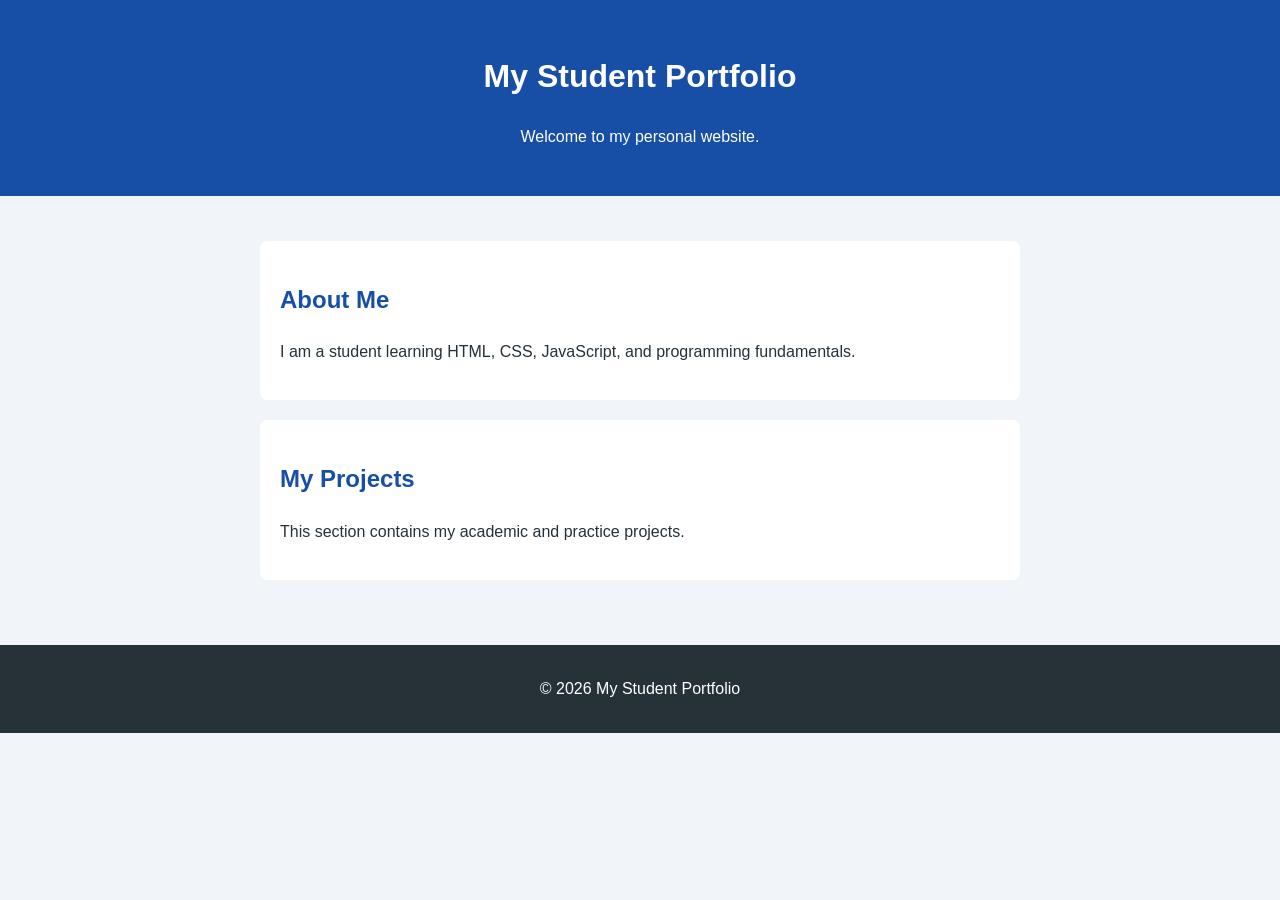
<file: ASSIGNMENT4.4/index.html>
<!DOCTYPE html>
<html lang="en">
<head>
    <meta charset="UTF-8">
    <meta name="viewport" content="width=device-width, initial-scale=1.0">

    <title>My Student Portfolio</title>

    <meta
        name="description"
        content="A student portfolio showcasing my skills, projects, and learning journey."
    >

    <link rel="icon" type="image/png" href="Blue Rounded Square with White A.png">
    <link rel="stylesheet" href="style.css">
</head>
<body>
    <header>
        <h1>My Student Portfolio</h1>
        <p>Welcome to my personal website.</p>
    </header>

    <main>
        <section>
            <h2>About Me</h2>
            <p>
                I am a student learning HTML, CSS, JavaScript,
                and programming fundamentals.
            </p>
        </section>

        <section>
            <h2>My Projects</h2>
            <p>This section contains my academic and practice projects.</p>
        </section>
    </main>

    <footer>
        <p>&copy; 2026 My Student Portfolio</p>
    </footer>
</body>
</html>
</file>
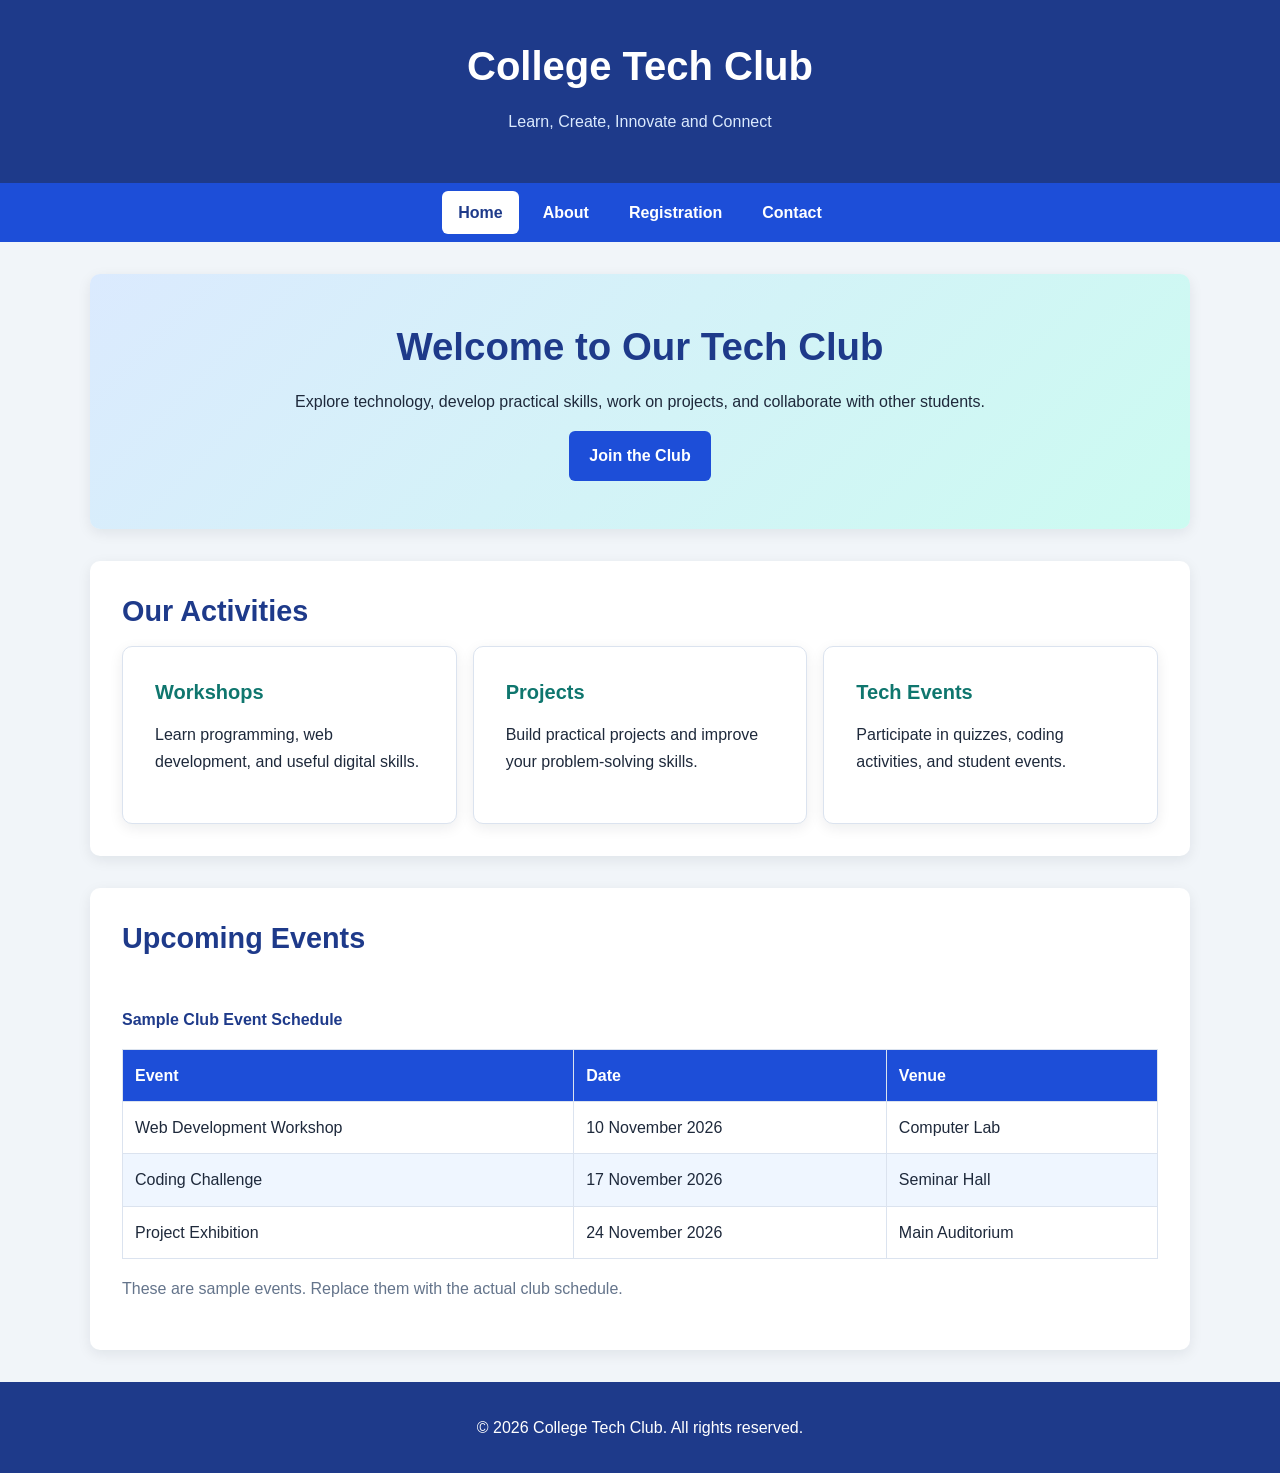
<file: ASSIGNMENT4.4/ASSIGNMENT5.5/index.html>
<!DOCTYPE html>
<html lang="en">
<head>
    <meta charset="UTF-8">
    <meta name="viewport" content="width=device-width, initial-scale=1.0">
    <meta name="description" content="Discover the College Tech Club, its activities, events, and student community.">
    <title>Home | College Tech Club</title>
    <link rel="icon" type="image/png" href="images/favicon.png">
    <link rel="stylesheet" href="style.css">
</head>
<body>

    <header class="site-header">
        <h1>College Tech Club</h1>
        <p>Learn, Create, Innovate and Connect</p>
    </header>

    <nav class="navbar" aria-label="Main navigation">
        <a href="index.html" aria-current="page">Home</a>
        <a href="about.html">About</a>
        <a href="registration.html">Registration</a>
        <a href="contact.html">Contact</a>
    </nav>

    <main class="container">
        <section class="hero">
            <h2>Welcome to Our Tech Club</h2>
            <p>
                Explore technology, develop practical skills, work on projects,
                and collaborate with other students.
            </p>
            <a class="btn" href="registration.html">Join the Club</a>
        </section>

        <section>
            <h2>Our Activities</h2>

            <div class="card-grid">
                <article class="card">
                    <h3>Workshops</h3>
                    <p>Learn programming, web development, and useful digital skills.</p>
                </article>

                <article class="card">
                    <h3>Projects</h3>
                    <p>Build practical projects and improve your problem-solving skills.</p>
                </article>

                <article class="card">
                    <h3>Tech Events</h3>
                    <p>Participate in quizzes, coding activities, and student events.</p>
                </article>
            </div>
        </section>

        <section>
            <h2>Upcoming Events</h2>
            <div class="table-wrapper">
                <table>
                    <caption>Sample Club Event Schedule</caption>
                    <thead>
                        <tr>
                            <th scope="col">Event</th>
                            <th scope="col">Date</th>
                            <th scope="col">Venue</th>
                        </tr>
                    </thead>
                    <tbody>
                        <tr>
                            <td>Web Development Workshop</td>
                            <td>10 November 2026</td>
                            <td>Computer Lab</td>
                        </tr>
                        <tr>
                            <td>Coding Challenge</td>
                            <td>17 November 2026</td>
                            <td>Seminar Hall</td>
                        </tr>
                        <tr>
                            <td>Project Exhibition</td>
                            <td>24 November 2026</td>
                            <td>Main Auditorium</td>
                        </tr>
                    </tbody>
                </table>
            </div>
            <p class="muted">These are sample events. Replace them with the actual club schedule.</p>
        </section>
    </main>

    <footer class="site-footer">
        <p>&copy; 2026 College Tech Club. All rights reserved.</p>
    </footer>

</body>
</html>
</file>
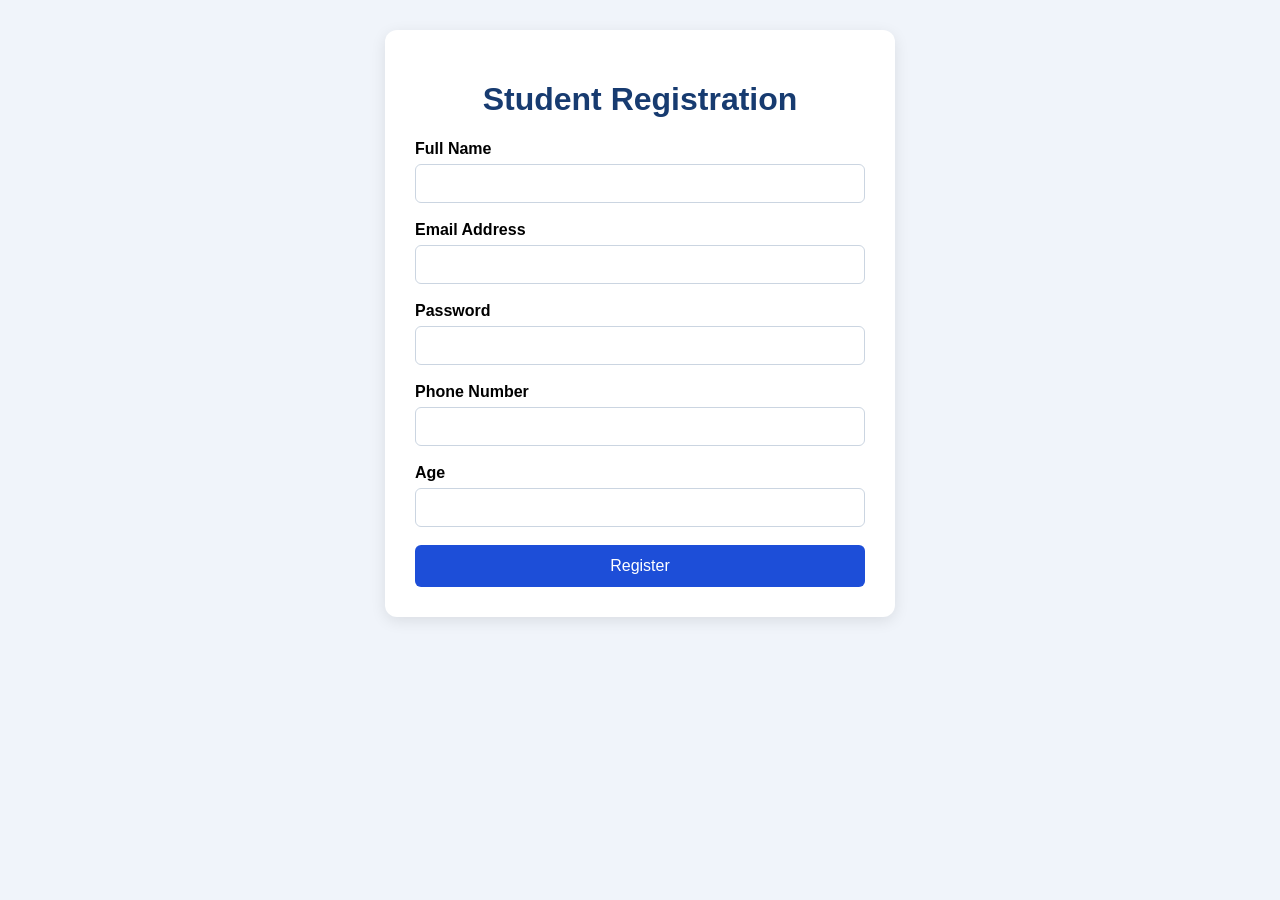
<file: ASSIGNMENT4.4/ASSIGNMENT4.1/registration.html>
<!DOCTYPE html>
<html lang="en">
<head>
    <meta charset="UTF-8">
    <meta name="viewport" content="width=device-width, initial-scale=1.0">
    <title>Student Registration Form</title>

    <style>
        body {
            font-family: Arial, sans-serif;
            background: #f0f4fa;
            margin: 0;
            padding: 30px 15px;
        }

        main {
            max-width: 450px;
            margin: auto;
            padding: 30px;
            background: white;
            border-radius: 12px;
            box-shadow: 0 4px 15px #00000018;
        }

        h1 {
            text-align: center;
            color: #173b70;
        }

        .form-group {
            margin-bottom: 18px;
        }

        label {
            display: block;
            margin-bottom: 6px;
            font-weight: bold;
        }

        input {
            width: 100%;
            padding: 11px;
            border: 1px solid #cbd5e1;
            border-radius: 6px;
            box-sizing: border-box;
        }

        input:focus {
            outline: 2px solid #93c5fd;
        }

        button {
            width: 100%;
            padding: 12px;
            background: #1d4ed8;
            color: white;
            border: none;
            border-radius: 6px;
            font-size: 16px;
            cursor: pointer;
        }

        button:hover {
            background: #1e40af;
        }
    </style>
</head>

<body>
    <main>
        <h1>Student Registration</h1>

        <form action="#" method="post">
            <div class="form-group">
                <label for="fullName">Full Name</label>
                <input type="text" id="fullName"
                       name="fullName" required>
            </div>

            <div class="form-group">
                <label for="email">Email Address</label>
                <input type="email" id="email"
                       name="email" required>
            </div>

            <div class="form-group">
                <label for="password">Password</label>
                <input type="password" id="password"
                       name="password" minlength="8" required>
            </div>

            <div class="form-group">
                <label for="phone">Phone Number</label>
                <input type="tel" id="phone"
                       name="phone" required>
            </div>

            <div class="form-group">
                <label for="age">Age</label>
                <input type="number" id="age"
                       name="age" min="1" max="120" required>
            </div>

            <button type="submit">Register</button>
        </form>
    </main>
</body>
</html>
</file>
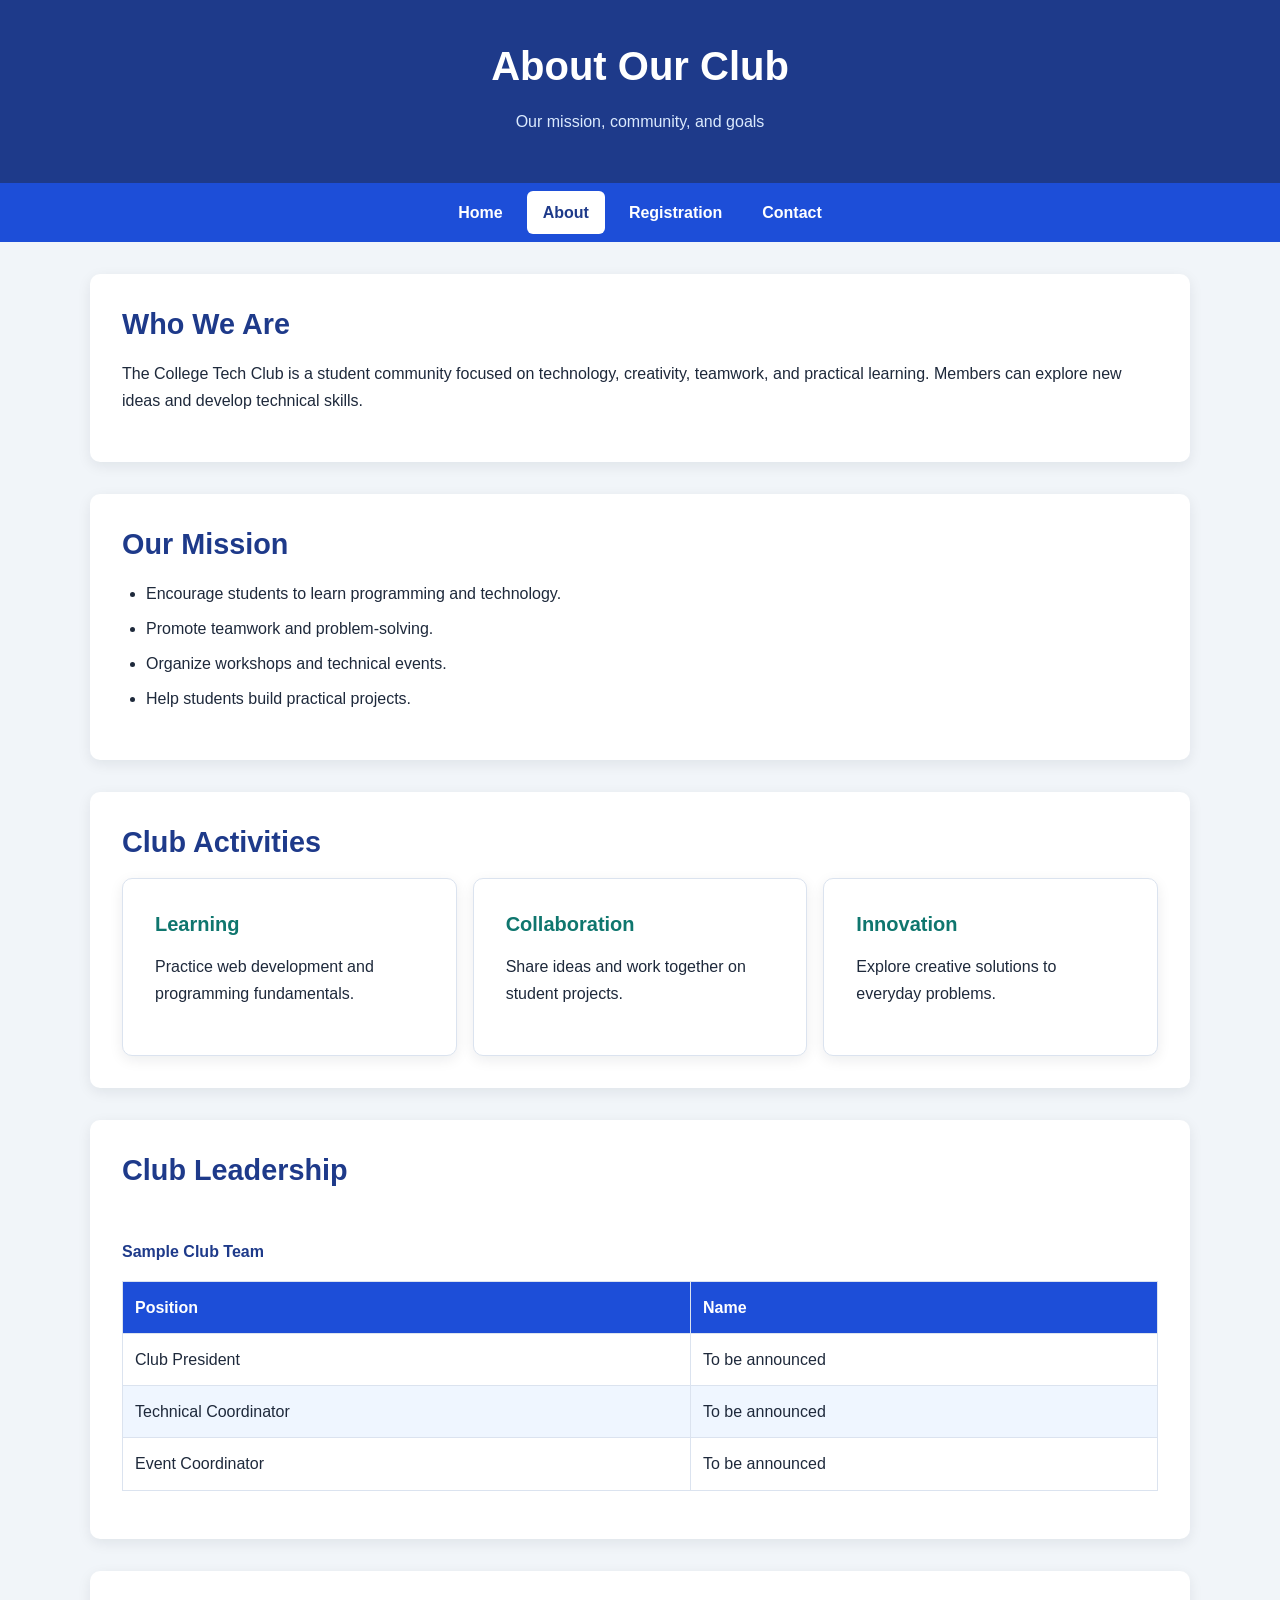
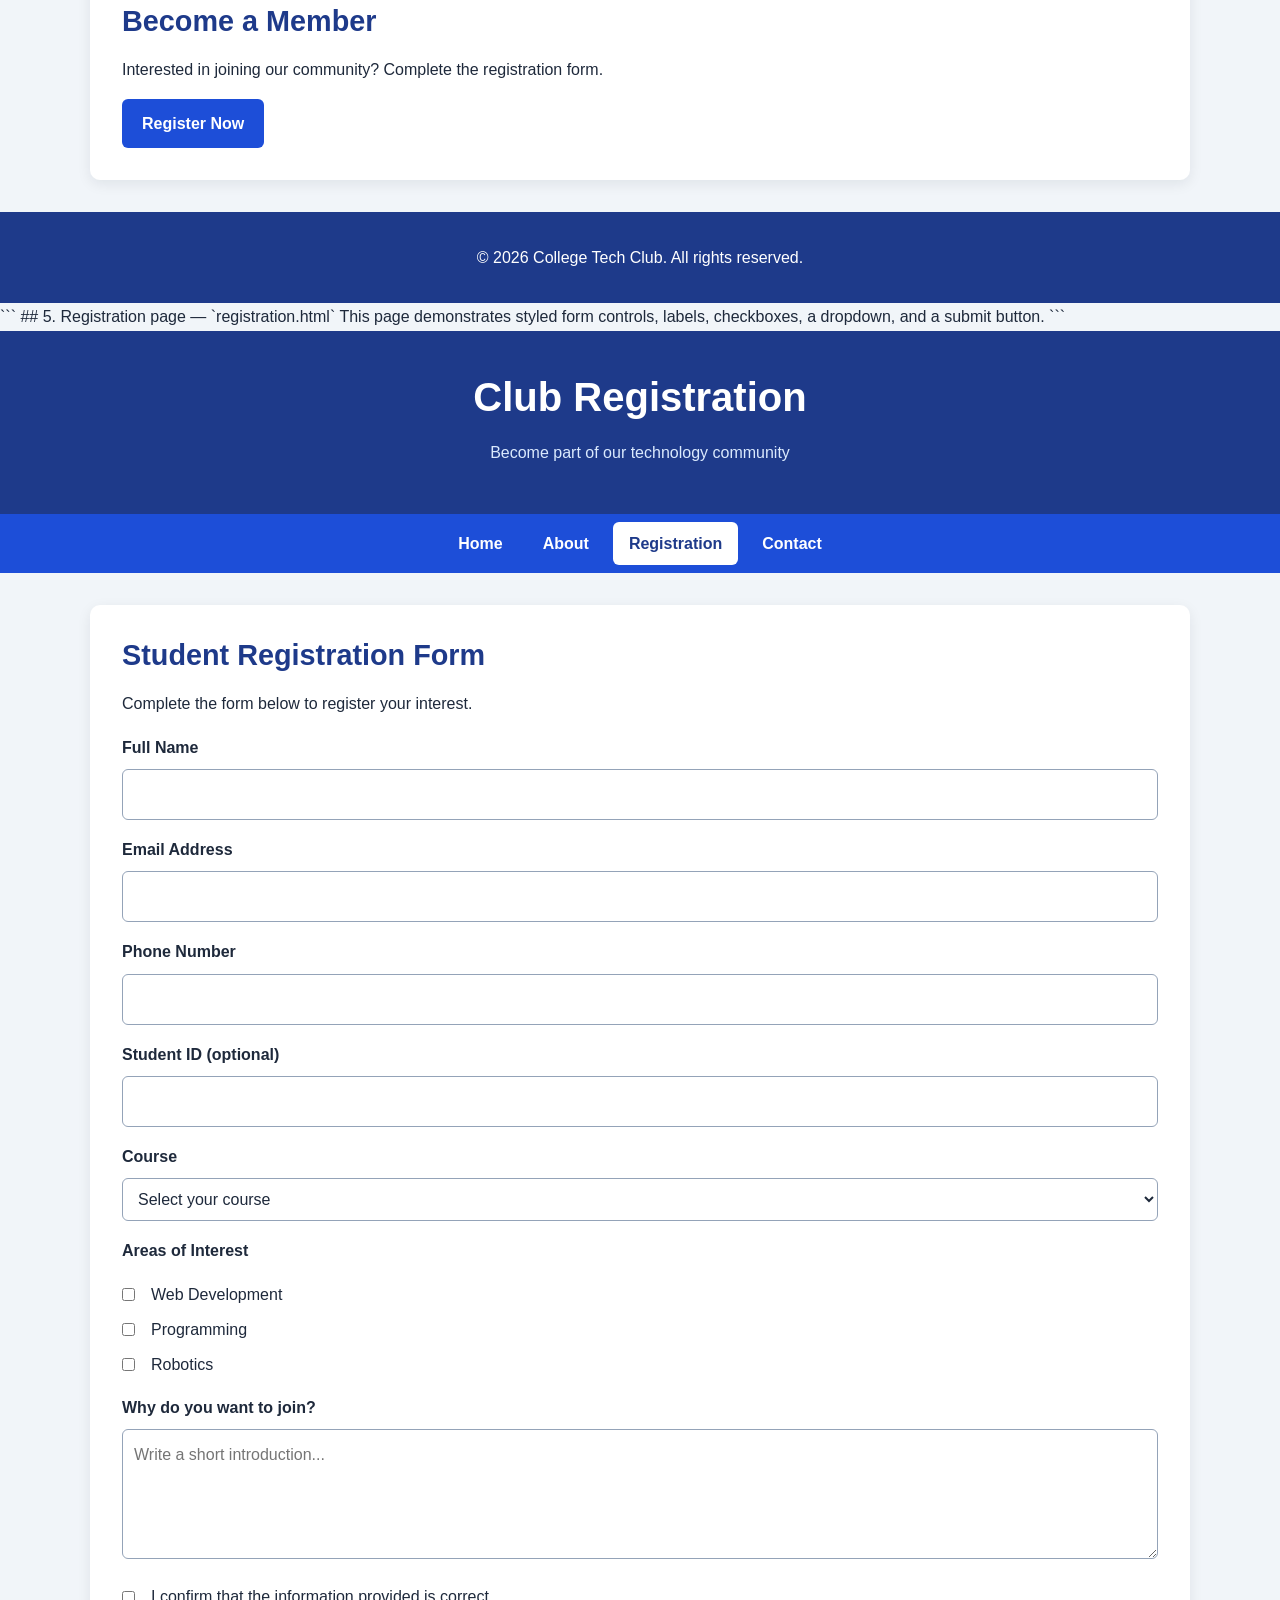
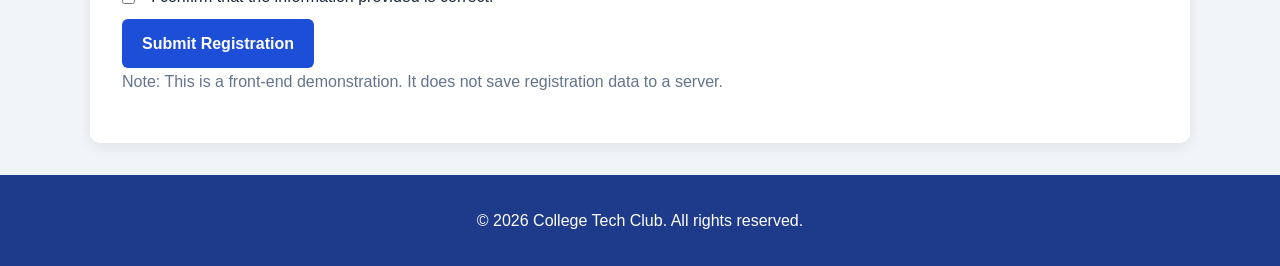
<file: ASSIGNMENT4.4/ASSIGNMENT5.5/about.html>
<!DOCTYPE html>
<html lang="en">
<head>
    <meta charset="UTF-8">
    <meta name="viewport" content="width=device-width, initial-scale=1.0">
    <meta name="description" content="Learn about the College Tech Club, its mission, activities, and student leadership.">
    <title>About | College Tech Club</title>
    <link rel="icon" type="image/png" href="images/favicon.png">
    <link rel="stylesheet" href="style.css">
</head>
<body>

    <header class="site-header">
        <h1>About Our Club</h1>
        <p>Our mission, community, and goals</p>
    </header>

    <nav class="navbar" aria-label="Main navigation">
        <a href="index.html">Home</a>
        <a href="about.html" aria-current="page">About</a>
        <a href="registration.html">Registration</a>
        <a href="contact.html">Contact</a>
    </nav>

    <main class="container">
        <section>
            <h2>Who We Are</h2>
            <p>
                The College Tech Club is a student community focused on
                technology, creativity, teamwork, and practical learning.
                Members can explore new ideas and develop technical skills.
            </p>
        </section>

        <section>
            <h2>Our Mission</h2>
            <ul>
                <li>Encourage students to learn programming and technology.</li>
                <li>Promote teamwork and problem-solving.</li>
                <li>Organize workshops and technical events.</li>
                <li>Help students build practical projects.</li>
            </ul>
        </section>

        <section>
            <h2>Club Activities</h2>
            <div class="card-grid">
                <article class="card">
                    <h3>Learning</h3>
                    <p>Practice web development and programming fundamentals.</p>
                </article>

                <article class="card">
                    <h3>Collaboration</h3>
                    <p>Share ideas and work together on student projects.</p>
                </article>

                <article class="card">
                    <h3>Innovation</h3>
                    <p>Explore creative solutions to everyday problems.</p>
                </article>
            </div>
        </section>

        <section>
            <h2>Club Leadership</h2>
            <div class="table-wrapper">
                <table>
                    <caption>Sample Club Team</caption>
                    <thead>
                        <tr>
                            <th scope="col">Position</th>
                            <th scope="col">Name</th>
                        </tr>
                    </thead>
                    <tbody>
                        <tr>
                            <td>Club President</td>
                            <td>To be announced</td>
                        </tr>
                        <tr>
                            <td>Technical Coordinator</td>
                            <td>To be announced</td>
                        </tr>
                        <tr>
                            <td>Event Coordinator</td>
                            <td>To be announced</td>
                        </tr>
                    </tbody>
                </table>
            </div>
        </section>

        <section>
            <h2>Become a Member</h2>
            <p>Interested in joining our community? Complete the registration form.</p>
            <a class="btn" href="registration.html">Register Now</a>
        </section>
    </main>

    <footer class="site-footer">
        <p>&copy; 2026 College Tech Club. All rights reserved.</p>
    </footer>

</body>
</html>

```

## 5. Registration page — `registration.html`

This page demonstrates styled form controls, labels, checkboxes, a dropdown, and a submit button.

```

<!DOCTYPE html>
<html lang="en">
<head>
    <meta charset="UTF-8">
    <meta name="viewport" content="width=device-width, initial-scale=1.0">
    <meta name="description" content="Register your interest in joining the College Tech Club.">
    <title>Registration | College Tech Club</title>
    <link rel="icon" type="image/png" href="images/favicon.png">
    <link rel="stylesheet" href="style.css">
</head>
<body>

    <header class="site-header">
        <h1>Club Registration</h1>
        <p>Become part of our technology community</p>
    </header>

    <nav class="navbar" aria-label="Main navigation">
        <a href="index.html">Home</a>
        <a href="about.html">About</a>
        <a href="registration.html" aria-current="page">Registration</a>
        <a href="contact.html">Contact</a>
    </nav>

    <main class="container">
        <section>
            <h2>Student Registration Form</h2>
            <p>Complete the form below to register your interest.</p>

            <form action="#" method="get">
                <div class="form-group">
                    <label for="fullName">Full Name</label>
                    <input type="text" id="fullName" name="fullName"
                           autocomplete="name" required>
                </div>

                <div class="form-group">
                    <label for="email">Email Address</label>
                    <input type="email" id="email" name="email"
                           autocomplete="email" required>
                </div>

                <div class="form-group">
                    <label for="phone">Phone Number</label>
                    <input type="tel" id="phone" name="phone"
                           autocomplete="tel" required>
                </div>

                <div class="form-group">
                    <label for="studentId">Student ID (optional)</label>
                    <input type="text" id="studentId" name="studentId">
                </div>

                <div class="form-group">
                    <label for="course">Course</label>
                    <select id="course" name="course" required>
                        <option value="">Select your course</option>
                        <option value="electrical">Electrical Engineering</option>
                        <option value="computer">Computer Science</option>
                        <option value="mechanical">Mechanical Engineering</option>
                        <option value="civil">Civil Engineering</option>
                        <option value="other">Other</option>
                    </select>
                </div>

                <div class="form-group">
                    <p><strong>Areas of Interest</strong></p>

                    <div class="choice">
                        <input type="checkbox" id="web" name="interests" value="web">
                        <label for="web">Web Development</label>
                    </div>

                    <div class="choice">
                        <input type="checkbox" id="programming" name="interests" value="programming">
                        <label for="programming">Programming</label>
                    </div>

                    <div class="choice">
                        <input type="checkbox" id="robotics" name="interests" value="robotics">
                        <label for="robotics">Robotics</label>
                    </div>
                </div>

                <div class="form-group">
                    <label for="reason">Why do you want to join?</label>
                    <textarea id="reason" name="reason"
                              placeholder="Write a short introduction..."></textarea>
                </div>

                <div class="form-group choice">
                    <input type="checkbox" id="consent" name="consent" required>
                    <label for="consent">I confirm that the information provided is correct.</label>
                </div>

                <button type="submit">Submit Registration</button>
            </form>

            <p class="muted">
                Note: This is a front-end demonstration. It does not save
                registration data to a server.
            </p>
        </section>
    </main>

    <footer class="site-footer">
        <p>&copy; 2026 College Tech Club. All rights reserved.</p>
    </footer>

</body>
</html>
</file>
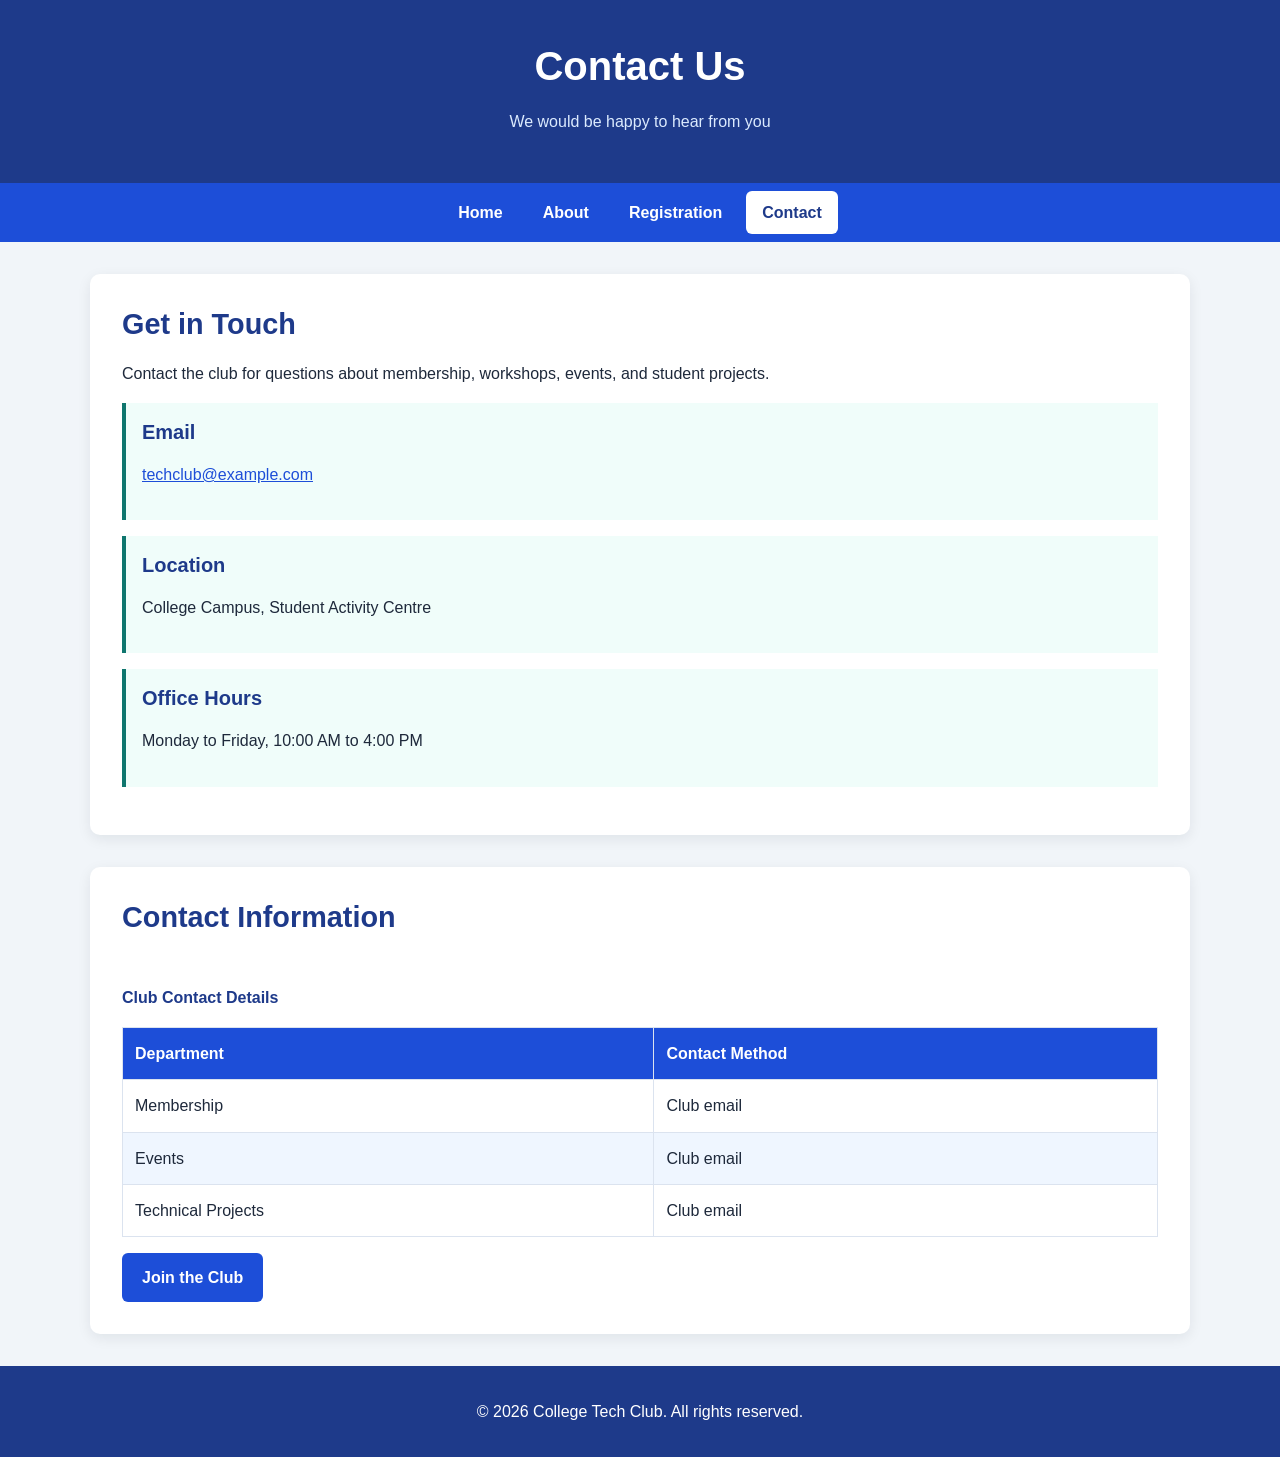
<file: ASSIGNMENT4.4/ASSIGNMENT5.5/contact.html>
<!DOCTYPE html>
<html lang="en">
<head>
    <meta charset="UTF-8">
    <meta name="viewport" content="width=device-width, initial-scale=1.0">
    <meta name="description" content="Contact the College Tech Club for membership and event information.">
    <title>Contact | College Tech Club</title>
    <link rel="icon" type="image/png" href="images/favicon.png">
    <link rel="stylesheet" href="style.css">
</head>
<body>

    <header class="site-header">
        <h1>Contact Us</h1>
        <p>We would be happy to hear from you</p>
    </header>

    <nav class="navbar" aria-label="Main navigation">
        <a href="index.html">Home</a>
        <a href="about.html">About</a>
        <a href="registration.html">Registration</a>
        <a href="contact.html" aria-current="page">Contact</a>
    </nav>

    <main class="container">
        <section>
            <h2>Get in Touch</h2>
            <p>
                Contact the club for questions about membership,
                workshops, events, and student projects.
            </p>

            <div class="info-box">
                <h3>Email</h3>
                <p>
                    <a href="mailto:techclub@example.com">
                        techclub@example.com
                    </a>
                </p>
            </div>

            <div class="info-box">
                <h3>Location</h3>
                <p>College Campus, Student Activity Centre</p>
            </div>

            <div class="info-box">
                <h3>Office Hours</h3>
                <p>Monday to Friday, 10:00 AM to 4:00 PM</p>
            </div>
        </section>

        <section>
            <h2>Contact Information</h2>
            <div class="table-wrapper">
                <table>
                    <caption>Club Contact Details</caption>
                    <thead>
                        <tr>
                            <th scope="col">Department</th>
                            <th scope="col">Contact Method</th>
                        </tr>
                    </thead>
                    <tbody>
                        <tr>
                            <td>Membership</td>
                            <td>Club email</td>
                        </tr>
                        <tr>
                            <td>Events</td>
                            <td>Club email</td>
                        </tr>
                        <tr>
                            <td>Technical Projects</td>
                            <td>Club email</td>
                        </tr>
                    </tbody>
                </table>
            </div>

            <a class="btn" href="registration.html">Join the Club</a>
        </section>
    </main>

    <footer class="site-footer">
        <p>&copy; 2026 College Tech Club. All rights reserved.</p>
    </footer>

</body>
</html>
</file>
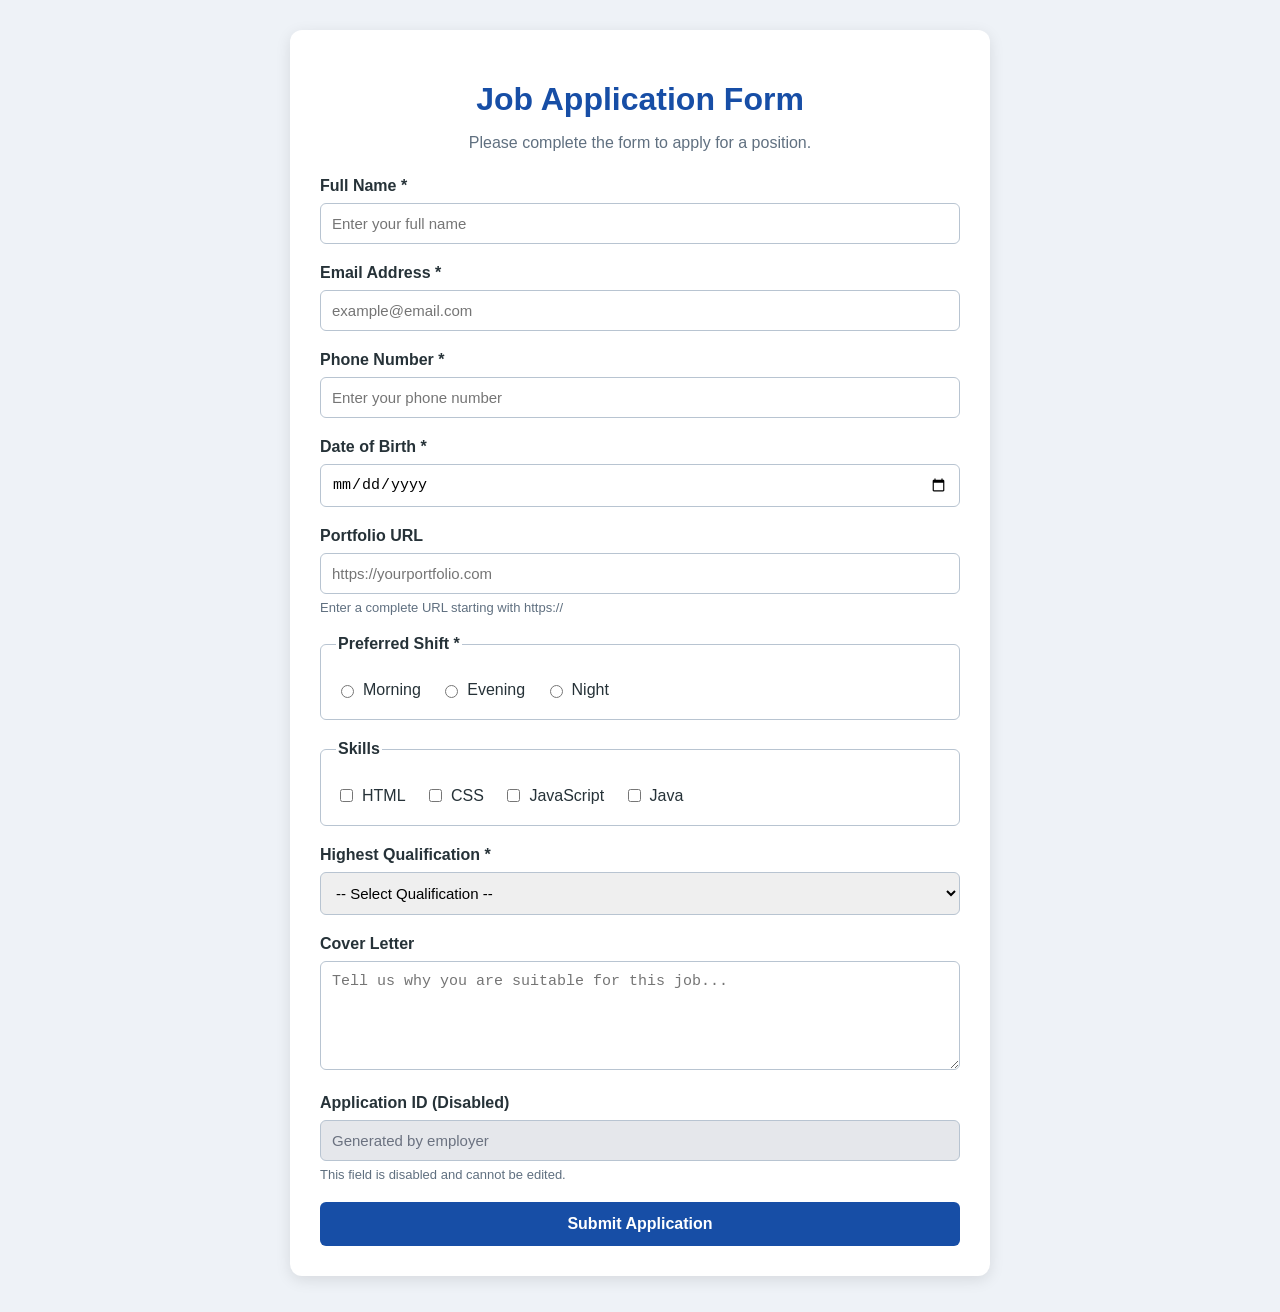
<file: ASSIGNMENT4.4/ASSIGNMENT4.1/ASSIGNMENT4.2/job-application.html>
<!DOCTYPE html>
<html lang="en">
<head>
    <meta charset="UTF-8">
    <meta name="viewport" content="width=device-width, initial-scale=1.0">
    <title>Job Application Form</title>

    <style>
        * {
            box-sizing: border-box;
        }

        body {
            font-family: Arial, sans-serif;
            background: #eef2f7;
            margin: 0;
            padding: 30px 15px;
            color: #263238;
        }

        .container {
            max-width: 700px;
            margin: auto;
            background: white;
            padding: 30px;
            border-radius: 12px;
            box-shadow: 0 4px 15px rgba(0, 0, 0, 0.1);
        }

        h1 {
            text-align: center;
            color: #174ea6;
            margin-bottom: 10px;
        }

        .intro {
            text-align: center;
            color: #607080;
            margin-bottom: 25px;
        }

        .form-group {
            margin-bottom: 20px;
        }

        label,
        legend {
            display: block;
            font-weight: bold;
            margin-bottom: 8px;
        }

        input:not([type="radio"]):not([type="checkbox"]),
        select,
        textarea {
            width: 100%;
            padding: 11px;
            border: 1px solid #b8c4d1;
            border-radius: 6px;
            font-size: 15px;
        }

        input:focus,
        select:focus,
        textarea:focus {
            outline: 2px solid #9fc2ff;
            border-color: #174ea6;
        }

        fieldset {
            border: 1px solid #b8c4d1;
            border-radius: 6px;
            padding: 15px;
            margin: 0 0 20px;
        }

        fieldset label {
            display: inline-flex;
            align-items: center;
            gap: 6px;
            font-weight: normal;
            margin: 5px 15px 5px 0;
        }

        fieldset input {
            accent-color: #174ea6;
        }

        textarea {
            resize: vertical;
        }

        input:disabled {
            background: #e5e7eb;
            color: #6b7280;
            cursor: not-allowed;
        }

        button {
            width: 100%;
            padding: 13px;
            background: #174ea6;
            color: white;
            border: none;
            border-radius: 6px;
            font-size: 16px;
            font-weight: bold;
            cursor: pointer;
        }

        button:hover {
            background: #103b80;
        }

        .note {
            font-size: 13px;
            color: #607080;
            margin-top: 6px;
        }

        @media (max-width: 480px) {
            .container {
                padding: 20px;
            }
        }
    </style>
</head>

<body>
    <main class="container">
        <h1>Job Application Form</h1>
        <p class="intro">
            Please complete the form to apply for a position.
        </p>

        <form action="#" method="post">

            <div class="form-group">
                <label for="fullName">Full Name *</label>
                <input
                    type="text"
                    id="fullName"
                    name="fullName"
                    placeholder="Enter your full name"
                    autocomplete="name"
                    required
                >
            </div>

            <div class="form-group">
                <label for="email">Email Address *</label>
                <input
                    type="email"
                    id="email"
                    name="email"
                    placeholder="example@email.com"
                    autocomplete="email"
                    required
                >
            </div>

            <div class="form-group">
                <label for="phone">Phone Number *</label>
                <input
                    type="tel"
                    id="phone"
                    name="phone"
                    placeholder="Enter your phone number"
                    autocomplete="tel"
                    required
                >
            </div>

            <div class="form-group">
                <label for="dob">Date of Birth *</label>
                <input
                    type="date"
                    id="dob"
                    name="dateOfBirth"
                    required
                >
            </div>

            <div class="form-group">
                <label for="portfolio">Portfolio URL</label>
                <input
                    type="url"
                    id="portfolio"
                    name="portfolio"
                    placeholder="https://yourportfolio.com"
                >
                <p class="note">Enter a complete URL starting with https://</p>
            </div>

            <fieldset>
                <legend>Preferred Shift *</legend>

                <label for="morning">
                    <input
                        type="radio"
                        id="morning"
                        name="preferredShift"
                        value="Morning"
                        required
                    >
                    Morning
                </label>

                <label for="evening">
                    <input
                        type="radio"
                        id="evening"
                        name="preferredShift"
                        value="Evening"
                    >
                    Evening
                </label>

                <label for="night">
                    <input
                        type="radio"
                        id="night"
                        name="preferredShift"
                        value="Night"
                    >
                    Night
                </label>
            </fieldset>

            <fieldset>
                <legend>Skills</legend>

                <label for="html">
                    <input
                        type="checkbox"
                        id="html"
                        name="skills"
                        value="HTML"
                    >
                    HTML
                </label>

                <label for="css">
                    <input
                        type="checkbox"
                        id="css"
                        name="skills"
                        value="CSS"
                    >
                    CSS
                </label>

                <label for="javascript">
                    <input
                        type="checkbox"
                        id="javascript"
                        name="skills"
                        value="JavaScript"
                    >
                    JavaScript
                </label>

                <label for="java">
                    <input
                        type="checkbox"
                        id="java"
                        name="skills"
                        value="Java"
                    >
                    Java
                </label>
            </fieldset>

            <div class="form-group">
                <label for="qualification">Highest Qualification *</label>
                <select
                    id="qualification"
                    name="qualification"
                    required
                >
                    <option value="">-- Select Qualification --</option>
                    <option value="High School">High School</option>
                    <option value="Intermediate">Intermediate</option>
                    <option value="Diploma">Diploma</option>
                    <option value="Bachelor's Degree">Bachelor's Degree</option>
                    <option value="Master's Degree">Master's Degree</option>
                    <option value="Other">Other</option>
                </select>
            </div>

            <div class="form-group">
                <label for="coverLetter">Cover Letter</label>
                <textarea
                    id="coverLetter"
                    name="coverLetter"
                    rows="5"
                    placeholder="Tell us why you are suitable for this job..."
                ></textarea>
            </div>

            <div class="form-group">
                <label for="applicationId">Application ID (Disabled)</label>
                <input
                    type="text"
                    id="applicationId"
                    name="applicationId"
                    value="Generated by employer"
                    disabled
                >
                <p class="note">
                    This field is disabled and cannot be edited.
                </p>
            </div>

            <button type="submit">Submit Application</button>

        </form>
    </main>
</body>
</html>
</file>
<file: ASSIGNMENT4.4/style.css>
*{
    box-sizing: border-box;
}

body {
    margin: 0;
    font-family: Arial, sans-serif;
    line-height: 1.6;
    background-color: #f1f5f9;
    color: #263238;
}

header {
    background-color: #174ea6;
    color: white;
    text-align: center;
    padding: 30px 15px;
}

main {
    max-width: 800px;
    margin: 25px auto;
    padding: 20px;
}

section {
    background-color: white;
    padding: 20px;
    margin-bottom: 20px;
    border-radius: 8px;
}

h2 {
    color: #174ea6;
}

footer {
    text-align: center;
    background-color: #263238;
    color: white;
    padding: 15px;
}

@media (max-width: 600px) {
    main {
        margin: 10px;
        padding: 10px;
    }
}
</file>
<file: ASSIGNMENT4.4/ASSIGNMENT5.5/style.css>
/* 1. Design tokens */
:root {
    --primary: #1d4ed8;
    --primary-dark: #1e3a8a;
    --secondary: #0f766e;
    --background: #f1f5f9;
    --surface: #ffffff;
    --text: #1e293b;
    --muted: #64748b;
    --border: #dbe3ef;

    --space-sm: 8px;
    --space-md: 16px;
    --space-lg: 32px;

    --radius: 10px;
    --shadow: 0 4px 14px rgba(15, 23, 42, 0.08);
}

/* 2. Basic reset */
* {
    box-sizing: border-box;
    margin: 0;
    padding: 0;
}

html {
    scroll-behavior: smooth;
}

body {
    font-family: Arial, Helvetica, sans-serif;
    background: var(--background);
    color: var(--text);
    line-height: 1.7;
}

img {
    max-width: 100%;
}

a {
    color: var(--primary);
}

/* 3. Header and navigation */
.site-header {
    background: var(--primary-dark);
    color: var(--surface);
    padding: var(--space-lg) var(--space-md);
    text-align: center;
}

.site-header h1 {
    font-size: clamp(1.8rem, 4vw, 2.5rem);
    margin-bottom: var(--space-sm);
}

.site-header p {
    color: #dbeafe;
}

.navbar {
    background: var(--primary);
    display: flex;
    justify-content: center;
    flex-wrap: wrap;
    gap: var(--space-sm);
    padding: var(--space-sm) var(--space-md);
}

.navbar a {
    color: var(--surface);
    text-decoration: none;
    padding: var(--space-sm) var(--space-md);
    border-radius: 6px;
    font-weight: bold;
}

.navbar a:hover,
.navbar a:focus {
    background: var(--primary-dark);
}

.navbar a[aria-current="page"] {
    background: var(--surface);
    color: var(--primary-dark);
}

/* 4. Main content and headings */
.container {
    width: min(1100px, 92%);
    margin: var(--space-lg) auto;
}

section {
    background: var(--surface);
    padding: var(--space-lg);
    margin-bottom: var(--space-lg);
    border-radius: var(--radius);
    box-shadow: var(--shadow);
}

h2,
h3 {
    color: var(--primary-dark);
    line-height: 1.3;
    margin-bottom: var(--space-md);
}

h2 {
    font-size: 1.8rem;
}

h3 {
    font-size: 1.25rem;
}

p {
    margin-bottom: var(--space-md);
}

ul,
ol {
    padding-left: 24px;
    margin-bottom: var(--space-md);
}

li {
    margin-bottom: var(--space-sm);
}

/* 5. Hero section */
.hero {
    text-align: center;
    padding: 48px var(--space-lg);
    background: linear-gradient(135deg, #dbeafe, #ccfbf1);
    border-radius: var(--radius);
    margin-bottom: var(--space-lg);
}

.hero h2 {
    font-size: clamp(1.8rem, 4vw, 2.4rem);
}

/* 6. Cards and reusable layouts */
.card-grid {
    display: grid;
    grid-template-columns: repeat(3, minmax(0, 1fr));
    gap: var(--space-md);
}

.card {
    background: var(--surface);
    border: 1px solid var(--border);
    padding: var(--space-lg);
    border-radius: var(--radius);
    box-shadow: var(--shadow);
}

.card h3 {
    color: var(--secondary);
}

/* 7. Buttons and button links */
.btn,
button {
    display: inline-block;
    background: var(--primary);
    color: var(--surface);
    border: none;
    border-radius: 6px;
    padding: 11px 20px;
    font: inherit;
    font-weight: bold;
    text-decoration: none;
    cursor: pointer;
}

.btn:hover,
button:hover {
    background: var(--primary-dark);
}

.btn:focus-visible,
button:focus-visible,
input:focus-visible,
select:focus-visible,
textarea:focus-visible {
    outline: 3px solid #f59e0b;
    outline-offset: 3px;
}

/* 8. Forms */
.form-group {
    margin-bottom: var(--space-md);
}

label {
    display: block;
    font-weight: bold;
    margin-bottom: var(--space-sm);
}

input,
select,
textarea {
    width: 100%;
    padding: 11px;
    border: 1px solid #94a3b8;
    border-radius: 6px;
    background: var(--surface);
    color: var(--text);
    font: inherit;
}

input[type="checkbox"],
input[type="radio"] {
    width: auto;
    margin-right: var(--space-sm);
}

.choice {
    display: flex;
    align-items: center;
    gap: var(--space-sm);
    margin-bottom: var(--space-sm);
}

.choice label {
    margin: 0;
    font-weight: normal;
}

textarea {
    min-height: 130px;
    resize: vertical;
}

/* 9. Tables */
.table-wrapper {
    width: 100%;
    overflow-x: auto;
}

table {
    width: 100%;
    border-collapse: collapse;
    background: var(--surface);
    margin: var(--space-md) 0;
}

caption {
    font-weight: bold;
    text-align: left;
    padding: var(--space-md) 0;
    color: var(--primary-dark);
}

th,
td {
    padding: 12px;
    border: 1px solid var(--border);
    text-align: left;
}

th {
    background: var(--primary);
    color: var(--surface);
}

tbody tr:nth-child(even) {
    background: #eff6ff;
}

tbody tr:hover {
    background: #ccfbf1;
}

/* 10. Contact details and messages */
.info-box {
    border-left: 4px solid var(--secondary);
    background: #f0fdfa;
    padding: var(--space-md);
    margin-bottom: var(--space-md);
}

.muted {
    color: var(--muted);
}

/* 11. Footer */
.site-footer {
    background: var(--primary-dark);
    color: var(--surface);
    text-align: center;
    padding: var(--space-lg) var(--space-md);
    margin-top: var(--space-lg);
}

.site-footer p {
    margin: 0;
}

/* 12. Responsive layout */
@media (max-width: 750px) {
    .card-grid {
        grid-template-columns: 1fr;
    }

    section {
        padding: var(--space-md);
    }

    .navbar {
        flex-direction: column;
        align-items: stretch;
    }

    .navbar a {
        text-align: center;
    }
}
</file>
